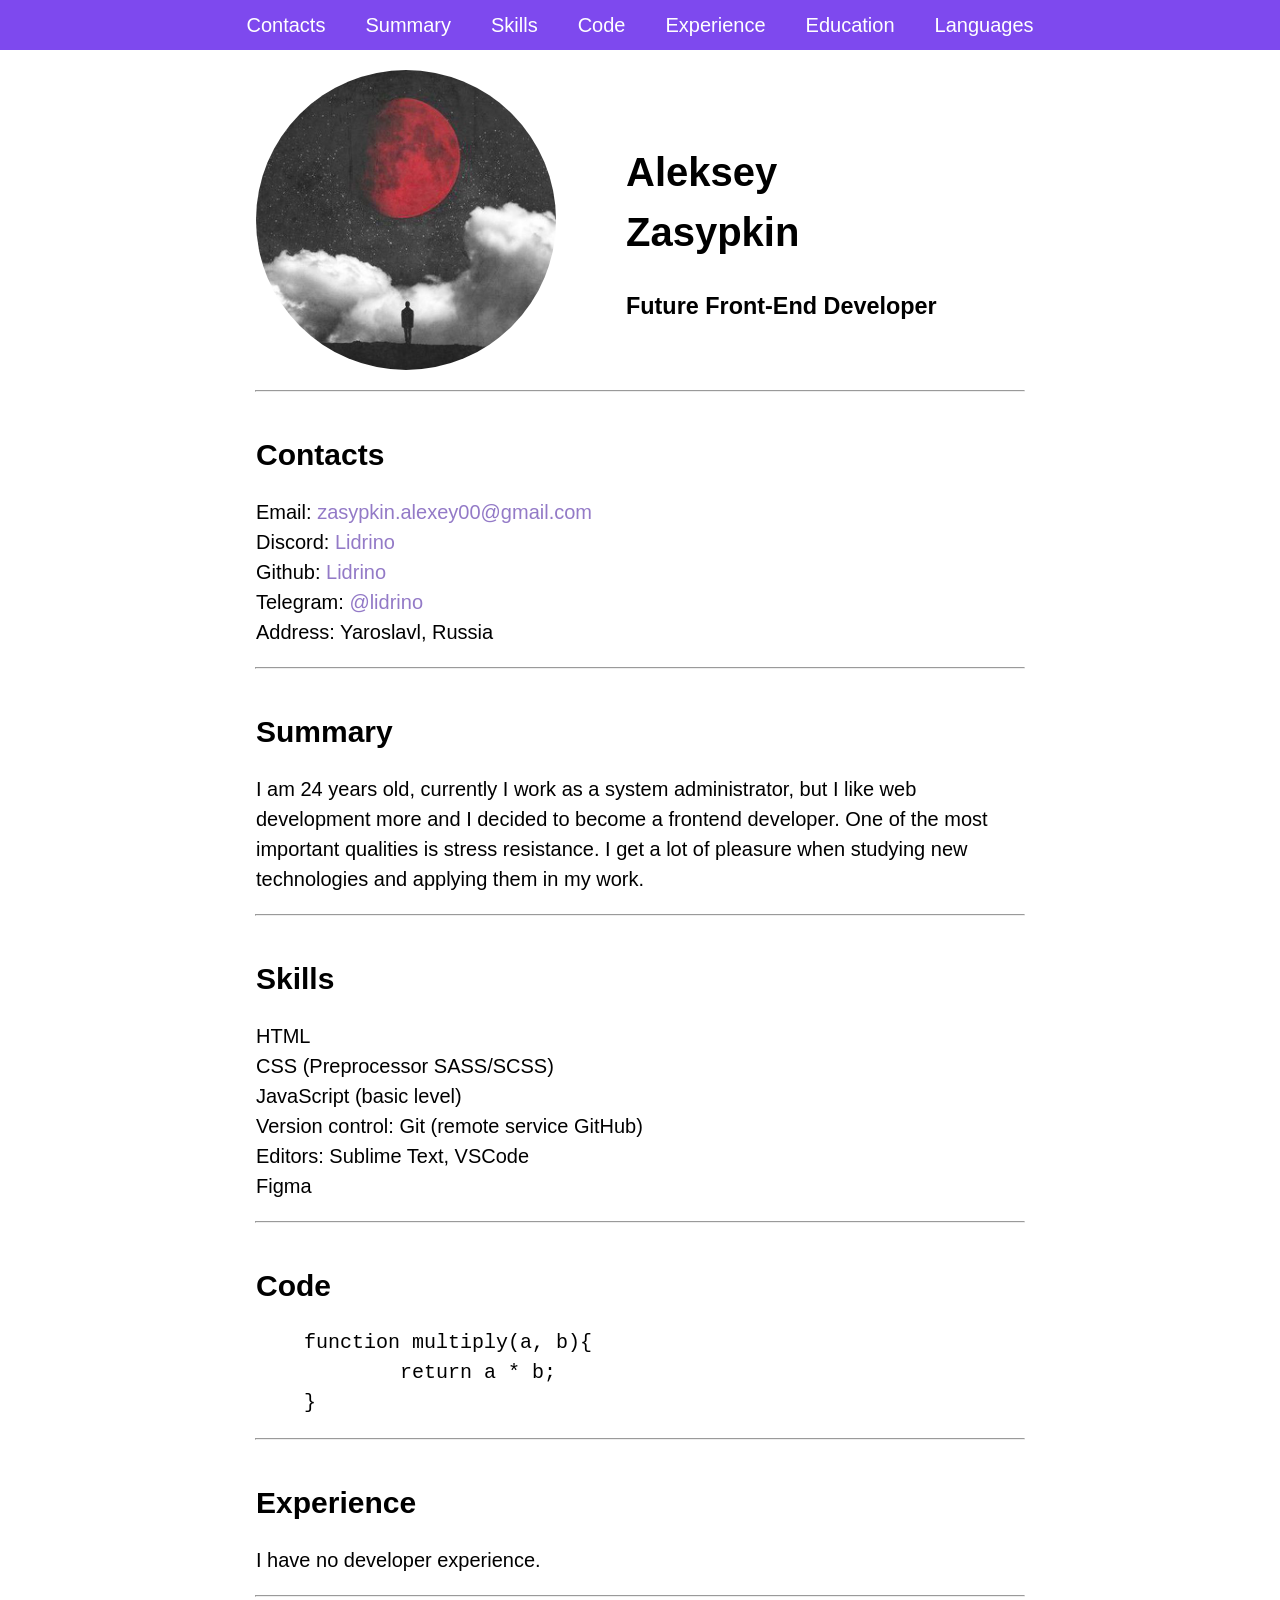
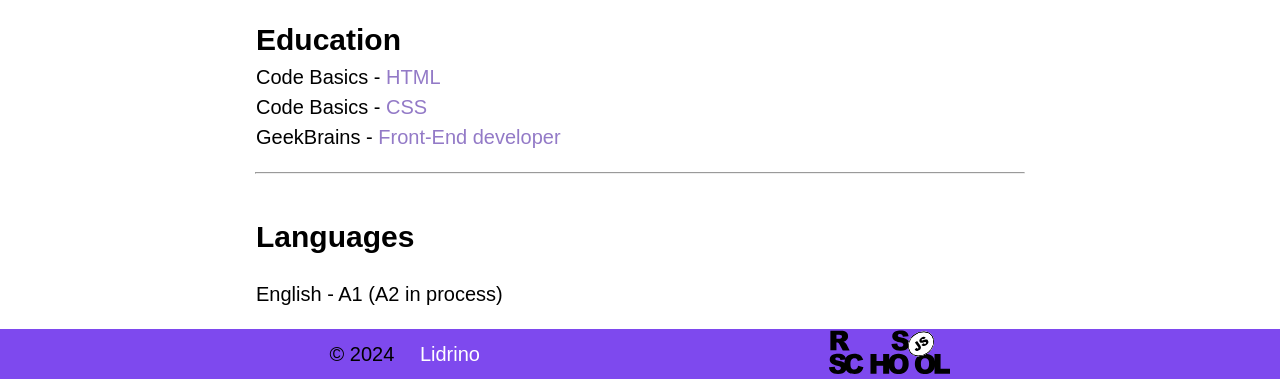
<file: index.html>
<!DOCTYPE html>
<html lang="en">
<head>
    <meta charset="UTF-8">
    <meta name="viewport" content="width=device-width, initial-scale=1.0">
    <link rel="stylesheet" href="css/normalize.css">
    <link rel="stylesheet" href="css/style.css">
    <title>cv</title>
</head>
<body>
    <header class="header">
          <nav class="nav">
            <ul class="nav-list">
              <li class="nav-item"><a href="#contacts" class="nav-link">Contacts</a></li>
              <li class="nav-item"><a href="#summary" class="nav-link">Summary</a></li>
              <li class="nav-item"><a href="#skills" class="nav-link">Skills</a></li>
              <li class="nav-item"><a href="#code" class="nav-link">Code</a></li>
              <li class="nav-item"><a href="#experience" class="nav-link">Experience</a></li>
              <li class="nav-item"><a href="#education" class="nav-link">Education</a></li>
              <li class="nav-item"><a href="#languages" class="nav-link">Languages</a></li>
            </ul>
          </nav>
      </header>
    <main class="main">
        <section class="section section-profile">
            <img src="assets/image.jpg" class="profile-image" alt="image">
            <div class="profile-container">
                <h1 class="profile-title">Aleksey Zasypkin</h1>
                <h3 class="sub-title">Future Front-End Developer</h3>
            </div>
        </section>
        <hr>
        <section class="section section-contacts" id="contacts">
            <div class="contacts-container">
                <h2 class="contacts-title title">Contacts</h2>
                <ul class="contacts-list">
                    <li class="contacts-item">
                        Email: <a href="mailto:zasypkin.alexey00@gmail.com" title="email">zasypkin.alexey00@gmail.com</a>
                    </li>
                    <li class="contacts-item">
                        Discord: <a href="https://discord.com/invite/zUr7wWYPXE" title="email">Lidrino</a>
                    </li>
                    <li class="contacts-item">
                        Github: <a href="https://github.com/Lidrino" title="email">Lidrino</a>
                    </li>
                    <li class="contacts-item">
                        Telegram: <a href="https://t.me/lidrino">@lidrino</a>
                    </li>
                    <li class="contacts-item">
                        Address: Yaroslavl, Russia
                    </li>
                </ul>
            </div>
        </section>
        <hr>
        <section class="section section-summary" id="summary">
            <div class="summary-container">
                <h2 class="section-title title">Summary</h2>
                <p>I am 24 years old, currently I work as a system administrator, but I like web development more and I decided to become a frontend developer. One of the most important qualities is stress resistance.  I get a lot of pleasure when studying new technologies and applying them in my work.</p>
            </div>
        </section>
        <hr>
        <section class="section section-skills" id="skills">
            <div class="skills-container">
                <h2 class="section-title title">Skills</h2>
                <ul class="skills-list">
                    <li class="skills-item">HTML</li>
                    <li class="skills-item">CSS (Preprocessor SASS/SCSS)</li>
                    <li class="skills-item">JavaScript (basic level)</li>
                    <li class="skills-item">Version control: Git (remote service GitHub)</li>
                    <li class="skills-item">Editors: Sublime Text, VSCode</li>
                    <li class="skills-item">Figma</li>
                </ul>
            </div>
        </section>
        <hr>
        <section class="section section-code" id="code">
            <div class="code-container">
                <h2 class="section-title title">Code</h2>
<pre class="pre">
    <code>function multiply(a, b){
            return a * b;
    }</code>
</pre>
            </div>
        </section>
        <hr>
        <section class="section section-experience" id="experience">
            <div class="experience-container">
                <h2 class="section-title title">Experience</h2>
                <p>I have no developer experience.</p>
            </div>
        </section>
        <hr>
        <section class="section section-education" id="education">
            <div class="education-container">
                <h2 class="section-title">Education</h2>
                <ul class="education-list">
                    <li class="education-item">Code Basics - <a href="https://code-basics.com/ru/languages/html ">HTML</a></li>
                    <li class="education-item">Code Basics - <a href="https://code-basics.com/ru/languages/css">CSS</a></li>
                    <li class="education-item">GeekBrains - <a href="https://gb.ru">Front-End developer</a></li>
                </ul>
            </div>
        </section>
        <hr>
        <section class="section section-languages" id="languages">
            <div class="languages-container">
                <h2 class="section-title title">Languages</h2>
                <p>English - A1 (A2 in process)</p>
            </div>
        </section>
    </main>
    <footer class="footer">
        <div class="footer-container">
            <div>© 2024 <a href="https://github.com/Lidrino" class="github nav-link">Lidrino</a></div>
            <a href="https://rs.school/courses/javascript-ru" class="rss-logo"></a>
          </div>
    </footer>
</body>
</html>
</file>
<file: css/style.css>
* {
    box-sizing: border-box;
    margin: 0;
    padding: 0;
}

html {
    scroll-behavior: smooth;
}

body {
    font-family: Arial, sans-serif;
    font-size: 20px;
    line-height: 1.5;
}

a {
    text-decoration: none;
    color: #937ac7;
}

ul {
    list-style: none;
}

hr {
    width: 60%;
}

.main {
    display: flex;
    flex-direction: column;
    justify-content: center;
    align-items: center;
}

.section {
    display: flex;
    justify-content: flex-start;
    align-items: center;
    width: 60%;
    margin: 20px 0;
}

.container {
    max-width: 1440px;
    margin: 0 auto;
}

.header {
    background-color: #7e49ee;
}

.title {
    padding: 20px 0;
}

.nav-list {
    display: flex;
    justify-content: center;
    align-items: center;
}

.nav-list {
    list-style: none;
}

.nav-link {
    padding: 0 20px;
    line-height: 50px;
    text-decoration: none;
    color: #ffffff;
}

.profile-image {
    width: 300px;
    height: 300px;
    border-radius: 150px;
}

.profile-container {
    padding: 0 70px 0;
}

.footer {
    background-color: #7e49ee;
}

.footer-container {
    display: flex;
    justify-content: space-evenly;
}

.rss-logo {
    display: block;
    width: 121px;
    height: 45px;
    background-image: url("../assets/rs-school-logo.svg");
    background-size: contain;
    background-repeat: no-repeat;
}
</file>
